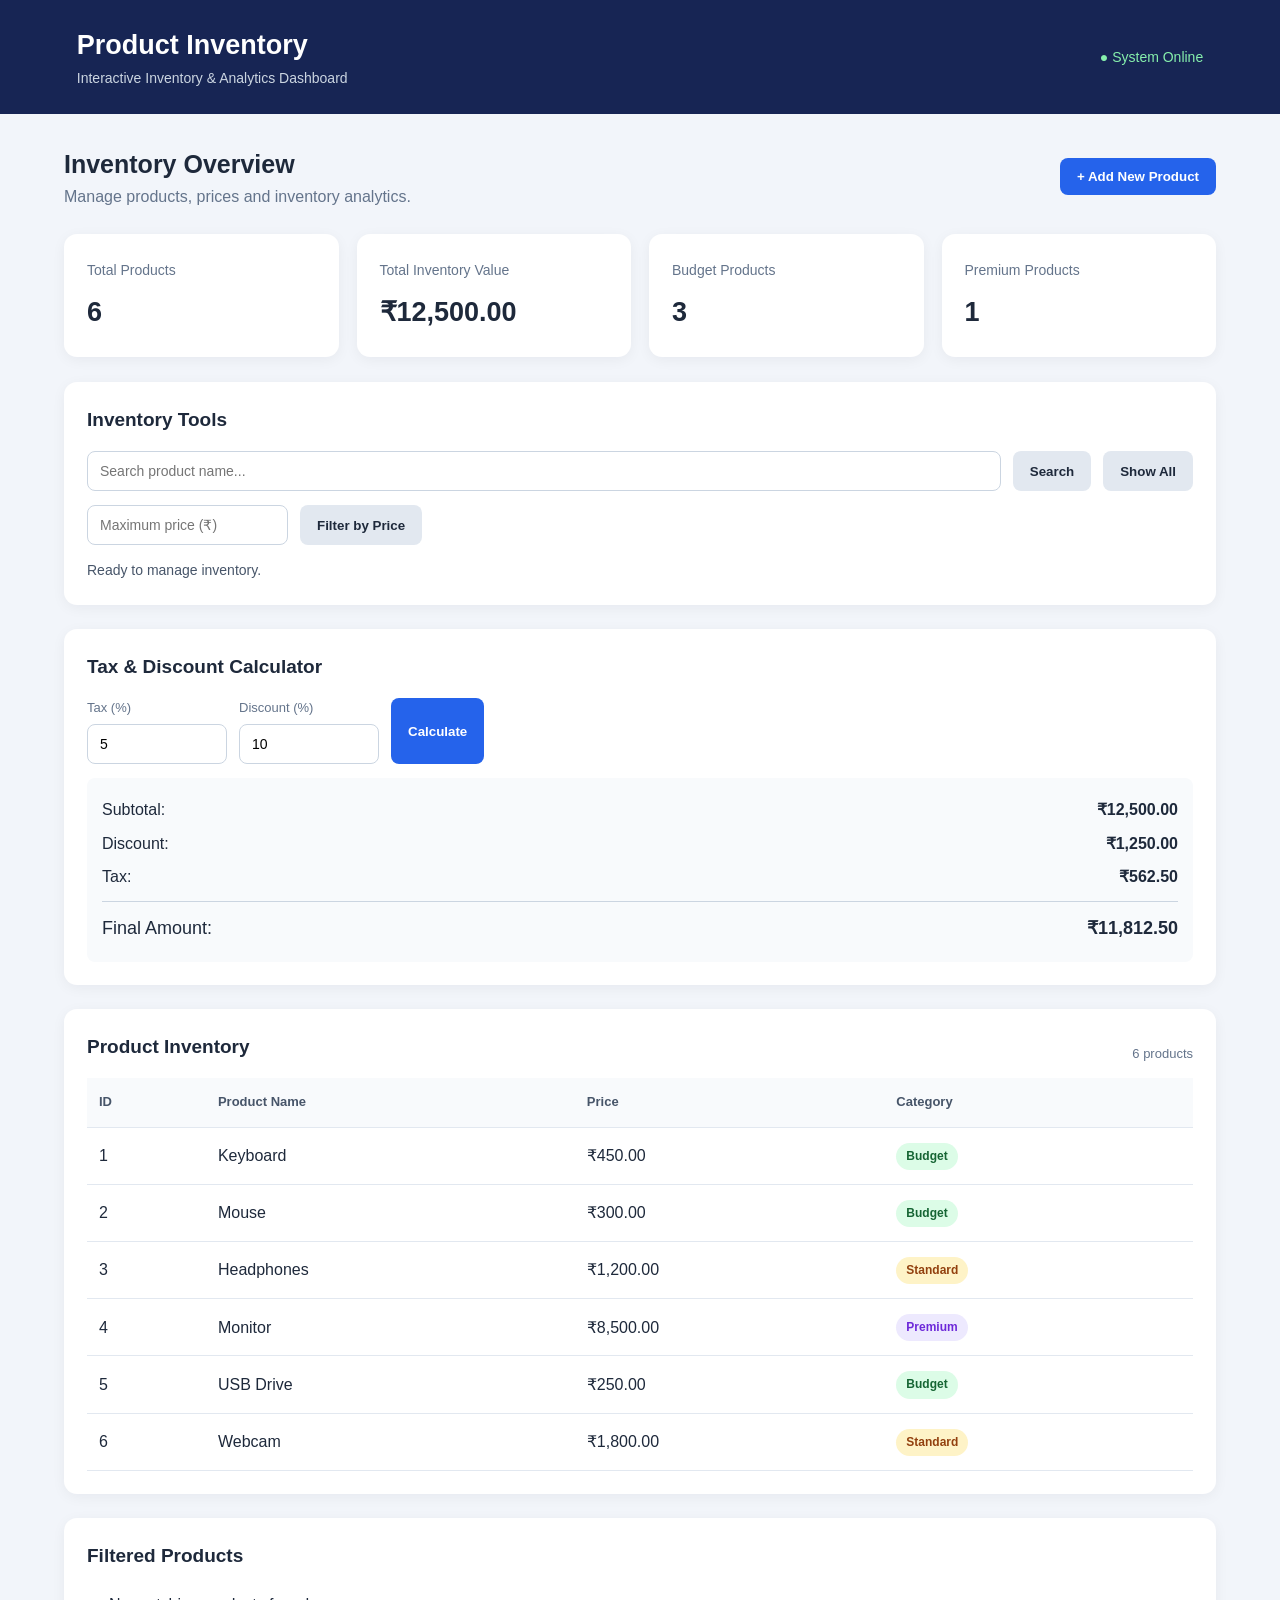
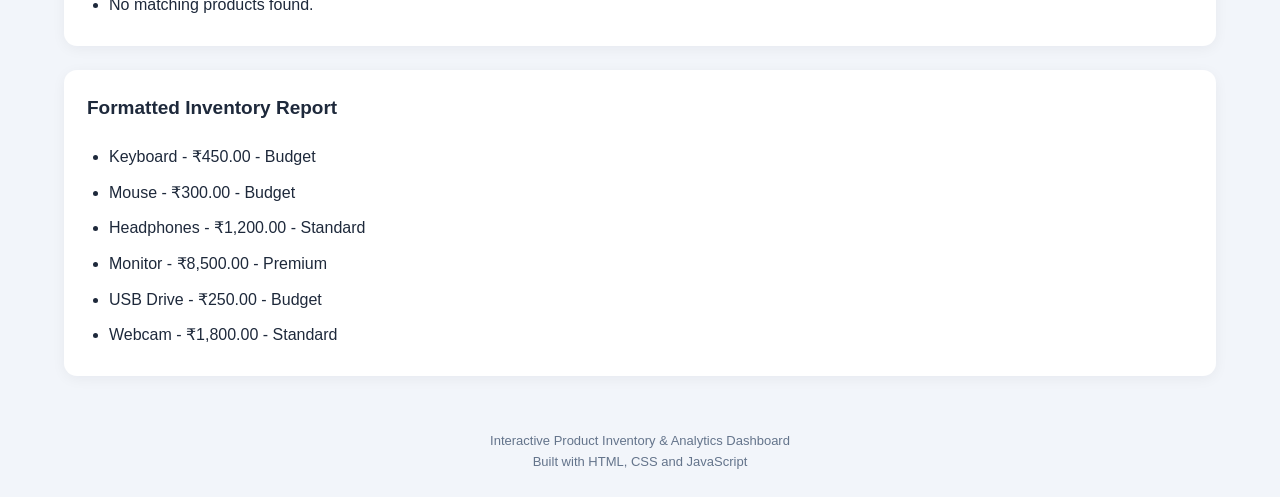
<file: Mini Project/index.html>
<!DOCTYPE html>
<html lang="en">
<head>
    <meta charset="UTF-8">
    <meta name="viewport" content="width=device-width, initial-scale=1.0">
    <title>Product Inventory & Analytics Dashboard</title>
    <link rel="stylesheet" href="style.css">
</head>
<body>
    <header class="topbar">
        <div>
            <h1>Product Inventory</h1>
            <p>Interactive Inventory & Analytics Dashboard</p>
        </div>
        <span class="status">● System Online</span>
    </header>

    <main class="container">
        <section class="welcome">
            <div>
                <h2>Inventory Overview</h2>
                <p>Manage products, prices and inventory analytics.</p>
            </div>
            <button id="addBtn">+ Add New Product</button>
        </section>

        <section class="stats">
            <article class="stat-card">
                <span>Total Products</span>
                <h2 id="totalProducts">0</h2>
            </article>
            <article class="stat-card">
                <span>Total Inventory Value</span>
                <h2 id="totalValue">₹0.00</h2>
            </article>
            <article class="stat-card">
                <span>Budget Products</span>
                <h2 id="budgetCount">0</h2>
            </article>
            <article class="stat-card">
                <span>Premium Products</span>
                <h2 id="premiumCount">0</h2>
            </article>
        </section>

        <section class="panel">
            <h2>Inventory Tools</h2>
            <div class="toolbar">
                <input id="searchInput" type="text"
                       placeholder="Search product name...">
                <button id="searchBtn" class="secondary">Search</button>
                <button id="showAllBtn" class="secondary">Show All</button>
            </div>

            <div class="toolbar">
                <input id="maxPrice" type="number" min="0"
                       placeholder="Maximum price (₹)">
                <button id="filterBtn" class="secondary">
                    Filter by Price
                </button>
            </div>
            <p id="message" class="message" aria-live="polite">
                Ready to manage inventory.
            </p>
        </section>

        <section class="panel">
            <h2>Tax & Discount Calculator</h2>
            <div class="calculator">
                <label>
                    Tax (%)
                    <input id="taxRate" type="number" min="0"
                           max="100" value="5">
                </label>
                <label>
                    Discount (%)
                    <input id="discountRate" type="number" min="0"
                           max="100" value="10">
                </label>
                <button id="calculateBtn">Calculate</button>
            </div>
            <div class="result">
                <p>Subtotal: <strong id="subtotal">₹0.00</strong></p>
                <p>Discount: <strong id="discountAmount">₹0.00</strong></p>
                <p>Tax: <strong id="taxAmount">₹0.00</strong></p>
                <p>Final Amount: <strong id="finalAmount">₹0.00</strong></p>
            </div>
        </section>

        <section class="panel">
            <div class="table-heading">
                <h2>Product Inventory</h2>
                <span id="resultCount">0 products</span>
            </div>
            <div class="table-wrap">
                <table>
                    <thead>
                        <tr>
                            <th>ID</th>
                            <th>Product Name</th>
                            <th>Price</th>
                            <th>Category</th>
                        </tr>
                    </thead>
                    <tbody id="productTable"></tbody>
                </table>
            </div>
        </section>

        <section class="panel">
            <h2>Filtered Products</h2>
            <ul id="filteredList" class="report-list">
                <li>No filter applied yet.</li>
            </ul>
        </section>

        <section class="panel">
            <h2>Formatted Inventory Report</h2>
            <ul id="summaryList" class="report-list"></ul>
        </section>
    </main>

    <footer>
        <p>Interactive Product Inventory & Analytics Dashboard</p>
        <p>Built with HTML, CSS and JavaScript</p>
    </footer>

    <script src="script.js"></script>
</body>
</html>
</file>
<file: Mini Project/style.css>
* {
    box-sizing: border-box;
    margin: 0;
    padding: 0;
}

body {
    font-family: Arial, sans-serif;
    background: #f2f5fa;
    color: #1e293b;
    line-height: 1.6;
}

.topbar {
    background: #172554;
    color: white;
    padding: 24px 6%;
    display: flex;
    justify-content: space-between;
    align-items: center;
    gap: 16px;
    flex-wrap: wrap;
}

.topbar h1 {
    font-size: 27px;
}

.topbar p {
    color: #cbd5e1;
    font-size: 14px;
}

.status {
    color: #86efac;
    font-size: 14px;
}

.container {
    width: 90%;
    max-width: 1250px;
    margin: 30px auto;
}

.welcome {
    display: flex;
    justify-content: space-between;
    align-items: center;
    gap: 20px;
    flex-wrap: wrap;
    margin-bottom: 25px;
}

.welcome h2 {
    font-size: 25px;
}

.welcome p {
    color: #64748b;
}

button {
    background: #2563eb;
    color: white;
    border: none;
    padding: 11px 17px;
    border-radius: 8px;
    cursor: pointer;
    font-weight: bold;
    transition: 0.2s;
}

button:hover {
    background: #1d4ed8;
    transform: translateY(-1px);
}

.secondary {
    background: #e2e8f0;
    color: #1e293b;
}

.secondary:hover {
    background: #cbd5e1;
}

.stats {
    display: grid;
    grid-template-columns: repeat(4, minmax(0, 1fr));
    gap: 18px;
    margin-bottom: 25px;
}

.stat-card, .panel {
    background: white;
    border-radius: 13px;
    padding: 23px;
    box-shadow: 0 3px 14px rgba(15, 23, 42, 0.05);
}

.stat-card span {
    color: #64748b;
    font-size: 14px;
}

.stat-card h2 {
    font-size: 27px;
    margin-top: 8px;
    overflow-wrap: anywhere;
}

.panel {
    margin-bottom: 24px;
}

.panel h2 {
    font-size: 19px;
    margin-bottom: 16px;
}

.toolbar, .calculator {
    display: flex;
    gap: 12px;
    margin-bottom: 14px;
    flex-wrap: wrap;
}

input {
    padding: 11px 12px;
    border: 1px solid #cbd5e1;
    border-radius: 8px;
    font-size: 14px;
    min-width: 0;
}

.toolbar input[type="text"] {
    flex: 1;
}

.calculator label {
    display: flex;
    flex-direction: column;
    gap: 5px;
    color: #64748b;
    font-size: 13px;
}

.calculator input {
    width: 140px;
}

.result {
    background: #f8fafc;
    padding: 15px;
    border-radius: 8px;
}

.result p {
    display: flex;
    justify-content: space-between;
    padding: 4px 0;
    gap: 10px;
}

.result p:last-child {
    border-top: 1px solid #cbd5e1;
    margin-top: 7px;
    padding-top: 12px;
    font-size: 18px;
}

.table-heading {
    display: flex;
    justify-content: space-between;
    align-items: center;
    gap: 10px;
}

.table-heading span {
    color: #64748b;
    font-size: 13px;
}

.table-wrap {
    overflow-x: auto;
}

table {
    width: 100%;
    border-collapse: collapse;
    min-width: 450px;
}

th, td {
    padding: 14px 12px;
    text-align: left;
    border-bottom: 1px solid #e2e8f0;
}

th {
    background: #f8fafc;
    color: #475569;
    font-size: 13px;
}

.badge {
    display: inline-block;
    padding: 4px 10px;
    border-radius: 20px;
    font-size: 12px;
    font-weight: bold;
}

.budget {
    color: #166534;
    background: #dcfce7;
}

.standard {
    color: #92400e;
    background: #fef3c7;
}

.premium {
    color: #6d28d9;
    background: #ede9fe;
}

.report-list {
    padding-left: 22px;
}

.report-list li {
    padding: 5px 0;
    overflow-wrap: anywhere;
}

.message {
    color: #475569;
    font-size: 14px;
}

footer {
    text-align: center;
    padding: 25px;
    color: #64748b;
    font-size: 13px;
}

@media (max-width: 850px) {
    .stats {
        grid-template-columns: repeat(2, minmax(0, 1fr));
    }
}

@media (max-width: 480px) {
    .container {
        width: 94%;
        margin-top: 20px;
    }

    .topbar {
        padding: 20px 5%;
    }

    .topbar h1 {
        font-size: 22px;
    }

    .stat-card, .panel {
        padding: 16px;
    }

    .stat-card h2 {
        font-size: 22px;
    }

    .toolbar > input,
    .toolbar > button {
        width: 100%;
    }
}
</file>
